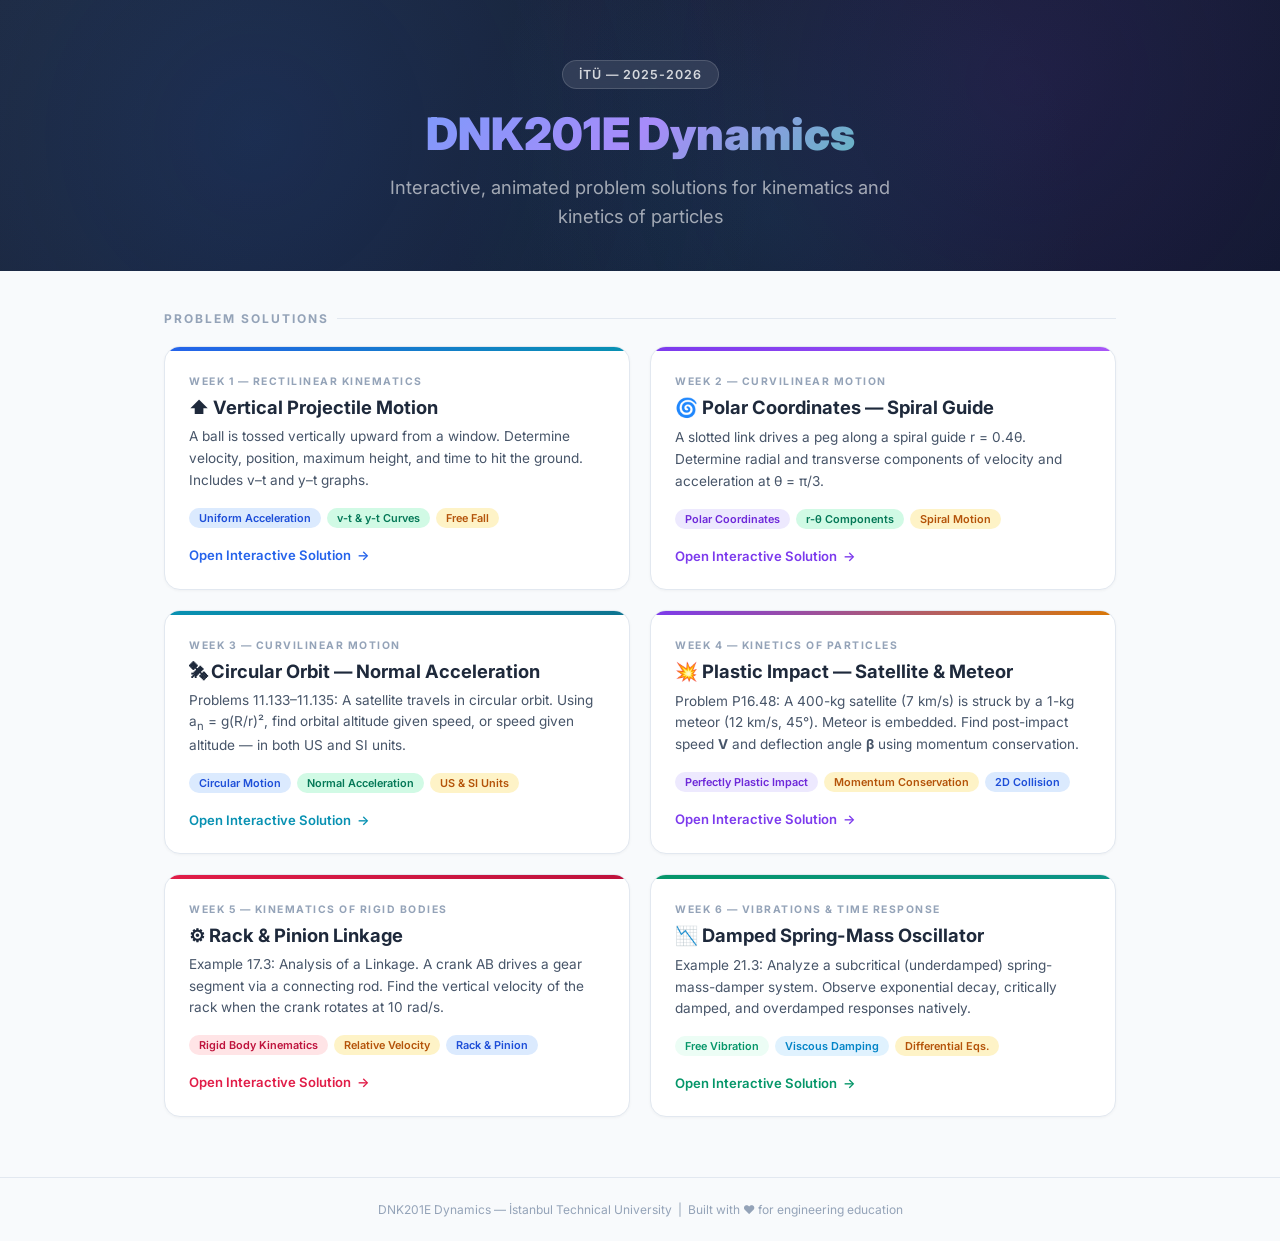
<file: index.html>
<!DOCTYPE html>
<html lang="en">

<head>
    <meta charset="UTF-8">
    <meta name="viewport" content="width=device-width, initial-scale=1.0">
    <title>DNK201E — Dynamics | Interactive Problem Solutions</title>
    <meta name="description" content="DNK201E Dynamics course — interactive animated problem solutions">
    <link rel="stylesheet" href="style.css">
</head>

<body>

    <div class="hero">
        <div class="hero-content">
            <div class="hero-badge">İTÜ — 2025-2026</div>
            <h1>DNK201E Dynamics</h1>
            <h2>Interactive, animated problem solutions for kinematics and kinetics of particles</h2>
        </div>
    </div>

    <div class="container">
        <div class="section-title">Problem Solutions</div>

        <div class="problems-grid">
            <!-- Problem 1 -->
            <a class="problem-card" href="index1.html">
                <div class="card-accent blue"></div>
                <div class="card-body">
                    <div class="card-week">Week 1 — Rectilinear Kinematics</div>
                    <h3>⬆ Vertical Projectile Motion</h3>
                    <p>A ball is tossed vertically upward from a window. Determine velocity, position, maximum height,
                        and time to hit the ground. Includes v–t and y–t graphs.</p>
                    <div class="card-tags">
                        <span class="tag blue">Uniform Acceleration</span>
                        <span class="tag green">v-t & y-t Curves</span>
                        <span class="tag orange">Free Fall</span>
                    </div>
                    <div class="card-link blue">
                        Open Interactive Solution <span class="arrow">→</span>
                    </div>
                </div>
            </a>

            <!-- Problem 2 -->
            <a class="problem-card" href="index2.html">
                <div class="card-accent purple"></div>
                <div class="card-body">
                    <div class="card-week">Week 2 — Curvilinear Motion</div>
                    <h3>🌀 Polar Coordinates — Spiral Guide</h3>
                    <p>A slotted link drives a peg along a spiral guide r = 0.4θ. Determine radial and transverse
                        components of velocity and acceleration at θ = π/3.</p>
                    <div class="card-tags">
                        <span class="tag purple">Polar Coordinates</span>
                        <span class="tag green">r-θ Components</span>
                        <span class="tag orange">Spiral Motion</span>
                    </div>
                    <div class="card-link purple">
                        Open Interactive Solution <span class="arrow">→</span>
                    </div>
                </div>
            </a>

            <!-- Problem 3 -->
            <a class="problem-card" href="index3.html">
                <div class="card-accent" style="background: linear-gradient(90deg, #0891b2, #0e7490);"></div>
                <div class="card-body">
                    <div class="card-week">Week 3 — Curvilinear Motion</div>
                    <h3>🛰 Circular Orbit — Normal Acceleration</h3>
                    <p>Problems 11.133–11.135: A satellite travels in circular orbit. Using a<sub>n</sub> = g(R/r)², find orbital altitude given speed, or speed given altitude — in both US and SI units.</p>
                    <div class="card-tags">
                        <span class="tag blue">Circular Motion</span>
                        <span class="tag green">Normal Acceleration</span>
                        <span class="tag orange">US & SI Units</span>
                    </div>
                    <div class="card-link" style="color:#0891b2;">
                        Open Interactive Solution <span class="arrow">→</span>
                    </div>
                </div>
            </a>

            <!-- Problem 4 -->
            <a class="problem-card" href="index4.html">
                <div class="card-accent" style="background: linear-gradient(90deg, #7c3aed, #d97706);"></div>
                <div class="card-body">
                    <div class="card-week">Week 4 — Kinetics of Particles</div>
                    <h3>💥 Plastic Impact — Satellite &amp; Meteor</h3>
                    <p>Problem P16.48: A 400-kg satellite (7 km/s) is struck by a 1-kg meteor (12 km/s, 45°). Meteor is embedded. Find post-impact speed <b>V</b> and deflection angle <b>β</b> using momentum conservation.</p>
                    <div class="card-tags">
                        <span class="tag purple">Perfectly Plastic Impact</span>
                        <span class="tag orange">Momentum Conservation</span>
                        <span class="tag blue">2D Collision</span>
                    </div>
                    <div class="card-link" style="color:#7c3aed;">
                        Open Interactive Solution <span class="arrow">→</span>
                    </div>
                </div>
            </a>

            <!-- Problem 5 -->
            <a class="problem-card" href="index5.html">
                <div class="card-accent" style="background: linear-gradient(90deg, #e11d48, #be123c);"></div>
                <div class="card-body">
                    <div class="card-week">Week 5 — Kinematics of Rigid Bodies</div>
                    <h3>⚙ Rack &amp; Pinion Linkage</h3>
                    <p>Example 17.3: Analysis of a Linkage. A crank AB drives a gear segment via a connecting rod. Find the vertical velocity of the rack when the crank rotates at 10 rad/s.</p>
                    <div class="card-tags">
                        <span class="tag" style="background: #ffe4e6; color: #be123c;">Rigid Body Kinematics</span>
                        <span class="tag orange">Relative Velocity</span>
                        <span class="tag blue">Rack &amp; Pinion</span>
                    </div>
                    <div class="card-link" style="color:#e11d48;">
                        Open Interactive Solution <span class="arrow">→</span>
                    </div>
                </div>
            </a>
            
            <!-- Problem 6 -->
            <a class="problem-card" href="index6.html">
                <div class="card-accent" style="background: linear-gradient(90deg, #059669, #0d9488);"></div>
                <div class="card-body">
                    <div class="card-week">Week 6 — Vibrations & Time Response</div>
                    <h3>📉 Damped Spring-Mass Oscillator</h3>
                    <p>Example 21.3: Analyze a subcritical (underdamped) spring-mass-damper system. Observe exponential decay, critically damped, and overdamped responses natively.</p>
                    <div class="card-tags">
                        <span class="tag" style="background: #ecfdf5; color: #059669;">Free Vibration</span>
                        <span class="tag" style="background: #e0f2fe; color: #0284c7;">Viscous Damping</span>
                        <span class="tag orange">Differential Eqs.</span>
                    </div>
                    <div class="card-link" style="color:#059669;">
                        Open Interactive Solution <span class="arrow">→</span>
                    </div>
                </div>
            </a>
        </div>

    </div>

    <div class="footer">
        DNK201E Dynamics — İstanbul Technical University &nbsp;|&nbsp; Built with ❤️ for engineering education
    </div>

</body>

</html>
</file>
<file: style.css>
@import url('https://fonts.googleapis.com/css2?family=Inter:wght@300;400;500;600;700;800;900&family=JetBrains+Mono:wght@400;500;600&display=swap');

:root {
    --bg: #f8fafc;
    --card-bg: #ffffff;
    --border: #e2e8f0;
    --blue: #2563eb;
    --cyan: #0891b2;
    --purple: #7c3aed;
    --orange: #d97706;
    --green: #059669;
    --text: #1e293b;
    --text2: #475569;
    --text3: #94a3b8;
}

* {
    margin: 0;
    padding: 0;
    box-sizing: border-box;
}

body {
    font-family: 'Inter', sans-serif;
    background: var(--bg);
    color: var(--text);
    min-height: 100vh;
}

/* Hero */
.hero {
    text-align: center;
    padding: 60px 24px 40px;
    position: relative;
    overflow: hidden;
    background: linear-gradient(135deg, #1e293b 0%, #0f172a 100%);
    color: white;
}

.hero::before {
    content: '';
    position: absolute;
    inset: 0;
    background:
        radial-gradient(circle at 20% 50%, rgba(37, 99, 235, 0.15) 0%, transparent 50%),
        radial-gradient(circle at 80% 30%, rgba(124, 58, 237, 0.12) 0%, transparent 50%),
        radial-gradient(circle at 60% 80%, rgba(8, 145, 178, 0.1) 0%, transparent 40%);
}

.hero-content {
    position: relative;
    z-index: 1;
    max-width: 800px;
    margin: 0 auto;
}

.hero-badge {
    display: inline-block;
    background: rgba(255, 255, 255, 0.1);
    border: 1px solid rgba(255, 255, 255, 0.15);
    border-radius: 20px;
    padding: 6px 16px;
    font-size: 0.78rem;
    font-weight: 600;
    letter-spacing: 1px;
    color: rgba(255, 255, 255, 0.8);
    margin-bottom: 20px;
    backdrop-filter: blur(8px);
}

.hero h1 {
    font-size: 2.8rem;
    font-weight: 900;
    line-height: 1.15;
    margin-bottom: 12px;
    background: linear-gradient(135deg, #60a5fa, #a78bfa, #34d399);
    -webkit-background-clip: text;
    -webkit-text-fill-color: transparent;
    background-clip: text;
}

.hero h2 {
    font-size: 1.15rem;
    font-weight: 400;
    color: rgba(255, 255, 255, 0.6);
    max-width: 550px;
    margin: 0 auto;
    line-height: 1.6;
}

/* Problems Grid */
.container {
    max-width: 1000px;
    margin: 0 auto;
    padding: 40px 24px 60px;
}

.section-title {
    font-size: 0.75rem;
    font-weight: 700;
    text-transform: uppercase;
    letter-spacing: 2px;
    color: var(--text3);
    margin-bottom: 20px;
    display: flex;
    align-items: center;
    gap: 8px;
}

.section-title::after {
    content: '';
    flex: 1;
    height: 1px;
    background: var(--border);
}

.problems-grid {
    display: grid;
    grid-template-columns: repeat(auto-fit, minmax(420px, 1fr));
    gap: 20px;
}

/* Problem Card */
.problem-card {
    background: var(--card-bg);
    border: 1px solid var(--border);
    border-radius: 16px;
    overflow: hidden;
    transition: all 0.3s ease;
    cursor: pointer;
    text-decoration: none;
    color: inherit;
    display: block;
    box-shadow: 0 1px 3px rgba(0, 0, 0, 0.04);
}

.problem-card:hover {
    transform: translateY(-4px);
    box-shadow: 0 12px 40px rgba(0, 0, 0, 0.1);
    border-color: transparent;
}

.card-accent {
    height: 4px;
}

.card-accent.blue {
    background: linear-gradient(90deg, var(--blue), var(--cyan));
}

.card-accent.purple {
    background: linear-gradient(90deg, var(--purple), #a855f7);
}

.card-body {
    padding: 24px;
}

.card-week {
    font-size: 0.65rem;
    font-weight: 700;
    text-transform: uppercase;
    letter-spacing: 1.5px;
    color: var(--text3);
    margin-bottom: 8px;
}

.card-body h3 {
    font-size: 1.15rem;
    font-weight: 700;
    margin-bottom: 8px;
    color: var(--text);
}

.card-body p {
    font-size: 0.85rem;
    color: var(--text2);
    line-height: 1.6;
    margin-bottom: 16px;
}

.card-tags {
    display: flex;
    gap: 6px;
    flex-wrap: wrap;
    margin-bottom: 16px;
}

.tag {
    font-size: 0.68rem;
    font-weight: 600;
    padding: 3px 10px;
    border-radius: 12px;
    background: #f0f4f8;
    color: var(--text2);
}

.tag.blue {
    background: #dbeafe;
    color: #1d4ed8;
}

.tag.purple {
    background: #ede9fe;
    color: #6d28d9;
}

.tag.green {
    background: #d1fae5;
    color: #047857;
}

.tag.orange {
    background: #fef3c7;
    color: #b45309;
}

.card-link {
    display: inline-flex;
    align-items: center;
    gap: 6px;
    font-size: 0.82rem;
    font-weight: 600;
    transition: gap 0.2s;
}

.card-link.blue {
    color: var(--blue);
}

.card-link.purple {
    color: var(--purple);
}

.problem-card:hover .card-link {
    gap: 10px;
}

.card-link .arrow {
    transition: transform 0.2s;
}

.problem-card:hover .card-link .arrow {
    transform: translateX(2px);
}

/* Footer */
.footer {
    text-align: center;
    padding: 24px;
    color: var(--text3);
    font-size: 0.75rem;
    border-top: 1px solid var(--border);
}

.footer a {
    color: var(--blue);
    text-decoration: none;
}

/* Responsive */
@media (max-width: 500px) {
    .hero h1 {
        font-size: 1.8rem;
    }

    .problems-grid {
        grid-template-columns: 1fr;
    }
}
</file>
